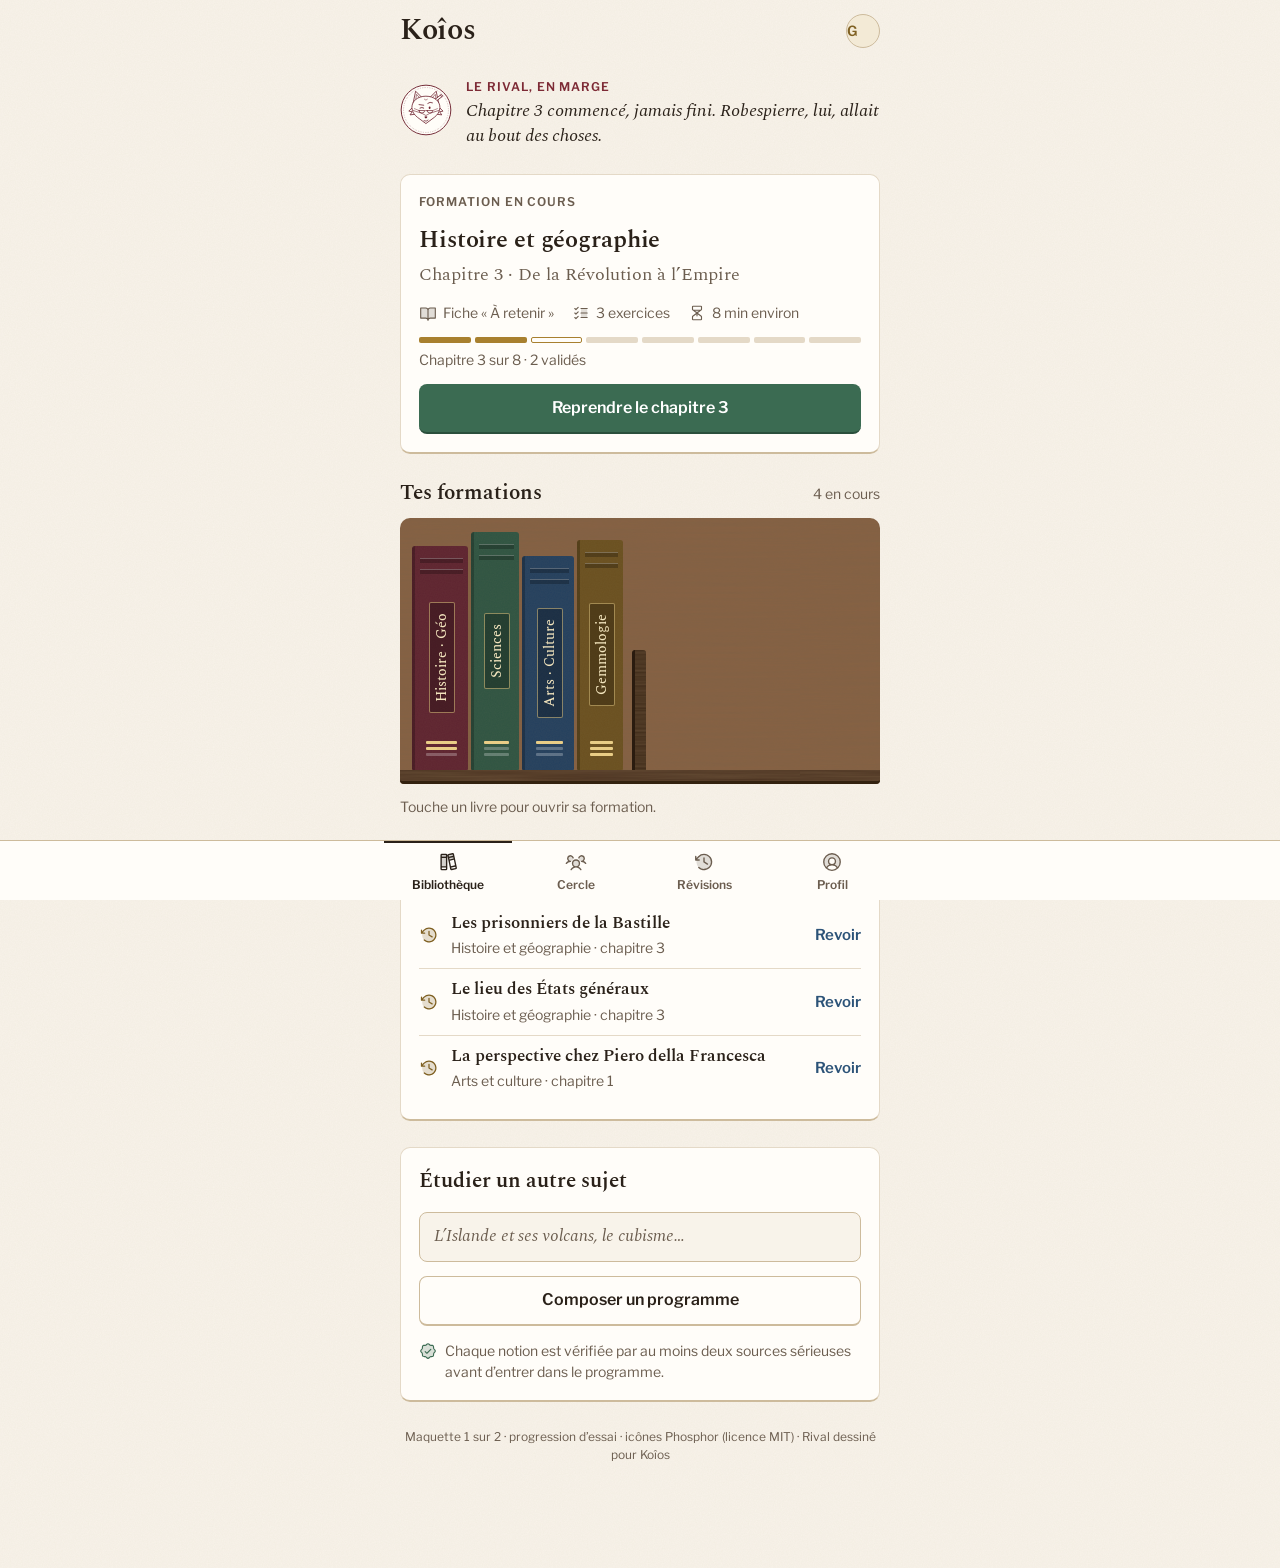
<file: maquettes/index.html>
<!doctype html>
<html lang="fr">
<head>
<meta charset="utf-8">
<meta name="viewport" content="width=device-width, initial-scale=1, viewport-fit=cover">
<title>Koîos</title>
<meta name="claude:viewport-fit-sides" content="cover">
<meta name="robots" content="noindex">
<link rel="preconnect" href="https://fonts.googleapis.com">
<link rel="preconnect" href="https://fonts.gstatic.com" crossorigin>
<link rel="stylesheet" href="https://fonts.googleapis.com/css2?family=Libre+Franklin:wght@400;600&family=Spectral:ital,wght@0,400;0,500;0,600;1,400&display=swap">
<style>
/* Bibliothèque d'étude : papier, bois et reliures ; typographie de livre, traits fins, une formation par livre. Un seul thème, clair. */
:root {
  --papier: #f8f3ea; --page: #fffdf9; --ligne: #e4d9c7; --ligne-forte: #cdbb9c;
  --encre: #2a2119; --encre-2: #6b5d4f;
  --bois: #6b4a2f; --bois-fonce: #4a3220;
  --vert: #3b6b52; --vert-fonce: #2a4f3c; --vert-pale: #e4ede6;
  --bordeaux: #7d2a35; --bordeaux-pale: #f3e4e4;
  --prusse: #2c5378; --prusse-pale: #e3eaf2;
  --or: #a8802f; --or-fonce: #7f6022; --or-pale: #f3ead6;
  --livre: "Spectral", "Iowan Old Style", "Palatino Linotype", Georgia, serif;
  --ui: "Libre Franklin", "Franklin Gothic Medium", "Helvetica Neue", Arial, sans-serif;
  --grain: url("data:image/svg+xml,%3Csvg xmlns='http://www.w3.org/2000/svg' width='220' height='220'%3E%3Cfilter id='g'%3E%3CfeTurbulence type='fractalNoise' baseFrequency='0.85' numOctaves='2' stitchTiles='stitch'/%3E%3CfeColorMatrix values='0 0 0 0 0.42 0 0 0 0 0.3 0 0 0 0 0.16 0 0 0 0.07 0'/%3E%3C/filter%3E%3Crect width='100%25' height='100%25' filter='url(%23g)'/%3E%3C/svg%3E");
  --veines: url("data:image/svg+xml,%3Csvg xmlns='http://www.w3.org/2000/svg' width='400' height='60'%3E%3Cfilter id='w'%3E%3CfeTurbulence type='fractalNoise' baseFrequency='0.008 0.45' numOctaves='3' seed='7'/%3E%3CfeColorMatrix values='0 0 0 0 0.2 0 0 0 0 0.12 0 0 0 0 0.06 0 0 0 0.55 0'/%3E%3C/filter%3E%3Crect width='100%25' height='100%25' filter='url(%23w)'/%3E%3C/svg%3E");
  color-scheme: light;
  padding-top: env(safe-area-inset-top, 0px); padding-bottom: env(safe-area-inset-bottom, 0px);
}
* { box-sizing: border-box; }
body { margin: 0; background: var(--papier) var(--grain); color: var(--encre); font-family: var(--ui); font-size: 16px; line-height: 1.5; -webkit-font-smoothing: antialiased; }
a { color: inherit; }
button, input { font: inherit; color: inherit; }
:focus-visible { outline: 2px solid var(--prusse); outline-offset: 2px; }
.page { max-width: 32rem; margin: 0 auto; padding-left: max(16px, env(safe-area-inset-left, 0px)); padding-right: max(16px, env(safe-area-inset-right, 0px)); padding-block: 8px 104px; display: grid; gap: 26px; }
.i { width: 20px; height: 20px; flex: none; display: block; }
h2 { font-family: var(--livre); font-weight: 600; font-size: 21px; line-height: 1.25; margin: 0; letter-spacing: -0.005em; }
.lib { font-size: 12px; font-weight: 600; letter-spacing: 0.08em; text-transform: uppercase; color: var(--encre-2); }
.meta { font-size: 14px; color: var(--encre-2); font-variant-numeric: lining-nums tabular-nums; }
.carte { background: var(--page); border: 1px solid var(--ligne); border-bottom: 2px solid var(--ligne-forte); border-radius: 10px; padding: 18px; display: grid; gap: 14px; }
.btn { display: flex; align-items: center; justify-content: center; gap: 8px; width: 100%; min-height: 50px; padding: 0 18px; border: 0; border-radius: 8px; background: var(--vert); color: #fff; border-bottom: 2px solid var(--vert-fonce); font-weight: 600; font-size: 16px; text-decoration: none; cursor: pointer; }
.btn:active { transform: translateY(1px); }
.btn.trait { background: transparent; color: var(--encre); border: 1px solid var(--ligne-forte); border-bottom-width: 2px; }
.lien { display: inline-flex; align-items: center; gap: 6px; min-height: 44px; font-weight: 600; font-size: 15px; color: var(--prusse); text-decoration: none; }
.lien .i { width: 18px; height: 18px; }

.haut { display: flex; justify-content: space-between; align-items: center; gap: 12px; }
.marque { font-family: var(--livre); font-weight: 600; font-size: 30px; letter-spacing: -0.01em; text-decoration: none; min-height: 44px; display: inline-flex; align-items: center; }
.compte { display: flex; align-items: center; gap: 14px; font-weight: 600; font-size: 15px; font-variant-numeric: lining-nums tabular-nums; }
.compte span { display: flex; align-items: center; gap: 6px; }
.compte .i { color: var(--or); }
.initiale { width: 34px; height: 34px; border-radius: 50%; display: grid; place-items: center; font-weight: 600; font-size: 14px; background: var(--or-pale); color: var(--or-fonce); border: 1px solid var(--ligne-forte); }

.note { display: grid; grid-template-columns: 52px 1fr; gap: 14px; align-items: center; }
.note p { margin: 0; font-family: var(--livre); font-style: italic; font-size: 18px; line-height: 1.4; color: var(--encre); }
.note small { display: block; font-family: var(--ui); font-style: normal; font-size: 12px; font-weight: 600; letter-spacing: 0.08em; text-transform: uppercase; color: var(--bordeaux); margin-bottom: 2px; }

.reprendre h2 { font-size: 24px; }
.reprendre .sous { font-family: var(--livre); font-size: 18px; color: var(--encre-2); margin: -8px 0 0; }
.infos { display: flex; flex-wrap: wrap; gap: 6px 18px; }
.infos span { display: flex; align-items: center; gap: 6px; }
.infos .i { color: var(--encre-2); width: 18px; height: 18px; }
.programme { display: grid; gap: 6px; }
.chapitres { display: grid; grid-template-columns: repeat(8, 1fr); gap: 4px; }
.chapitres i { height: 6px; border-radius: 2px; background: var(--ligne); }
.chapitres i.fait { background: var(--or); }
.chapitres i.cours { background: var(--page); border: 1px solid var(--or); }

.titre-sec { display: flex; justify-content: space-between; align-items: baseline; gap: 12px; }
.etagere { position: relative; padding: 14px 12px 0; border-radius: 10px 10px 4px 4px; background: #876143 var(--veines); background-size: 400px 60px; }
.livres { display: flex; gap: 3px; align-items: flex-end; }
.serre { width: 14px; height: 120px; margin-left: 6px; border-radius: 3px 3px 0 0; background: #3b2716 var(--veines); border-left: 3px solid #2a1b0f; }
.livre { display: grid; grid-template-rows: auto 1fr auto; justify-items: center; align-items: center; gap: 10px; padding: 12px 5px 14px; border-radius: 3px 3px 1px 1px; border-left: 3px solid rgba(0,0,0,0.22); background-image: var(--grain); text-decoration: none; cursor: pointer; transition: transform 0.15s; }
.livre:hover, .livre:focus-visible { transform: translateY(-5px); }
.livre .nerfs { display: grid; gap: 6px; width: 100%; }
.livre .nerfs i { height: 5px; background: rgba(0,0,0,0.24); border-top: 1px solid rgba(255,255,255,0.25); }
.livre .piece { display: grid; place-items: center; padding: 10px 5px; background: rgba(0,0,0,0.26); border: 1px solid rgba(243,213,138,0.5); border-radius: 2px; min-height: 0; }
.livre .nom { writing-mode: vertical-rl; transform: rotate(180deg); font-family: var(--livre); font-weight: 500; font-size: 14px; line-height: 1; white-space: nowrap; color: #f2e4bd; }
.livre .bandes { display: grid; gap: 3px; width: 70%; }
.livre .bandes i { height: 3px; border-radius: 1px; background: rgba(255,255,255,0.25); }
.livre .bandes i.ok { background: #e9cd86; }
.l1 { background-color: #5e2430; width: 56px; height: 224px; } .l2 { background-color: #2f5442; width: 48px; height: 238px; } .l3 { background-color: #24405e; width: 52px; height: 214px; } .l4 { background-color: #6a5020; width: 46px; height: 230px; }
.planche { height: 14px; margin: 0 -12px; border-radius: 0 0 4px 4px; background: var(--bois-fonce) var(--veines); border-bottom: 3px solid #33220f; }
.legende { display: grid; grid-template-columns: repeat(4, 1fr); gap: 8px; text-align: center; font-size: 12px; color: var(--encre-2); line-height: 1.3; }
.legende span { display: grid; justify-items: center; gap: 3px; }
.legende .i { width: 22px; height: 22px; }
.legende b { color: var(--encre); font-size: 13px; }

.jours { display: grid; grid-template-columns: repeat(7, 1fr); gap: 4px; }
.jours span { display: grid; gap: 4px; justify-items: center; font-size: 12px; color: var(--encre-2); font-variant-numeric: lining-nums tabular-nums; }
.jours span::before { content: ""; width: 100%; height: 6px; border-radius: 2px; background: var(--ligne); }
.jours .fait::before { background: var(--or); }
.jours .auj { color: var(--encre); font-weight: 600; }
.jours .auj::before { background: var(--page); border: 1px solid var(--or); }
.reviser { list-style: none; margin: 0; padding: 0; display: grid; }
.reviser li { display: grid; grid-template-columns: 22px 1fr auto; gap: 10px; align-items: center; padding-block: 8px; border-top: 1px solid var(--ligne); }
.reviser li:first-child { border-top: 0; }
.reviser b { font-family: var(--livre); font-weight: 600; font-size: 17px; }
.reviser .i { color: var(--or-fonce); }
.classement { list-style: none; margin: 0; padding: 0; display: grid; }
.classement li { display: grid; grid-template-columns: 24px 1fr auto; gap: 10px; align-items: center; min-height: 40px; border-top: 1px solid var(--ligne); font-variant-numeric: lining-nums tabular-nums; }
.classement li:first-child { border-top: 0; }
.classement .rang { font-family: var(--livre); font-weight: 600; color: var(--encre-2); }
.classement .moi { font-weight: 600; }

.libre label { font-family: var(--livre); font-weight: 600; font-size: 21px; }
.libre input { width: 100%; min-height: 50px; padding: 0 14px; border: 1px solid var(--ligne-forte); border-radius: 8px; background: var(--papier); font-family: var(--livre); font-size: 17px; }
.libre input:focus { border-color: var(--prusse); outline: none; box-shadow: 0 0 0 2px var(--prusse-pale); }
.libre input::placeholder { color: var(--encre-2); font-style: italic; }
.astuce { display: flex; gap: 8px; align-items: flex-start; font-size: 14px; color: var(--encre-2); margin: 0; }
.astuce .i { color: var(--vert); width: 18px; height: 18px; margin-top: 2px; }
.astuce.erreur { color: var(--bordeaux); font-weight: 600; }

.duel { display: grid; grid-template-columns: 1fr auto; gap: 12px; align-items: center; padding-top: 12px; border-top: 1px solid var(--ligne); }
.duel:first-of-type { border-top: 0; padding-top: 0; }
.duel .qui { font-family: var(--livre); font-weight: 600; font-size: 17px; }
.btn.petit { width: auto; min-height: 44px; padding: 0 14px; font-size: 14px; }
.attente { font-size: 13px; color: var(--encre-2); }
.bandeau { margin: 0; display: grid; gap: 6px; }
.bandeau img { width: 100%; aspect-ratio: 16 / 7; object-fit: cover; border-radius: 10px; border: 1px solid var(--ligne); background: var(--ligne); }
.bandeau figcaption { font-size: 12px; color: var(--encre-2); }
.credit { font-size: 12px; color: var(--encre-2); text-align: center; margin: 0; }

.nav { position: fixed; left: 0; right: 0; bottom: 0; background: var(--page); border-top: 1px solid var(--ligne-forte); padding-bottom: env(safe-area-inset-bottom, 0px); padding-left: max(8px, env(safe-area-inset-left, 0px)); padding-right: max(8px, env(safe-area-inset-right, 0px)); }
.nav nav { max-width: 32rem; margin: 0 auto; display: grid; grid-template-columns: repeat(4, 1fr); }
.nav button { display: grid; justify-items: center; gap: 3px; min-height: 58px; padding: 8px 0 6px; background: none; border: 0; border-top: 2px solid transparent; font-size: 12px; font-weight: 600; color: var(--encre-2); cursor: pointer; }
.nav button[aria-current="page"] { color: var(--encre); border-top-color: var(--encre); }
.nav .i { width: 22px; height: 22px; }
.toast { position: fixed; left: 50%; bottom: calc(80px + env(safe-area-inset-bottom, 0px)); transform: translateX(-50%); background: var(--encre); color: var(--page); font-size: 14px; padding: 10px 14px; border-radius: 8px; max-width: calc(100% - 32px); }
@media (prefers-reduced-motion: reduce) { .livre { transition: none; } .livre:hover, .livre:focus-visible { transform: none; } }
</style>
</head>
<body>
<div class="page">
  <header class="haut">
    <a class="marque" href="index.html">Koîos</a>
    <div class="compte">
      <span class="initiale" role="img" aria-label="Ton profil, Greg">G</span>
    </div>
  </header>

  <section class="note" aria-label="Note du Rival">
    <div id="rival-cachet"></div>
    <p><small>Le Rival, en marge</small>Chapitre 3 commencé, jamais fini. Robespierre, lui, allait au bout des choses.</p>
  </section>

  <section class="carte reprendre" aria-labelledby="reprendre-titre">
    <span class="lib">Formation en cours</span>
    <h2 id="reprendre-titre">Histoire et géographie</h2>
    <p class="sous">Chapitre 3 · De la Révolution à l’Empire</p>
    <div class="infos meta">
      <span><span data-ico="livre"></span>Fiche «&nbsp;À retenir&nbsp;»</span>
      <span><span data-ico="liste"></span>3 exercices</span>
      <span><span data-ico="sablier"></span>8&nbsp;min environ</span>
    </div>
    <div class="programme">
      <div class="chapitres" role="img" aria-label="Chapitre 3 sur 8 : deux chapitres validés">
        <i class="fait"></i><i class="fait"></i><i class="cours"></i><i></i><i></i><i></i><i></i><i></i>
      </div>
      <span class="meta">Chapitre 3 sur 8 · 2 validés</span>
    </div>
    <a class="btn" href="partie.html">Reprendre le chapitre 3</a>
  </section>

  <figure class="bandeau" id="bandeau">
    <img src="https://commons.wikimedia.org/wiki/Special:FilePath/Salle_de_lecture_Bibliotheque_Sainte-Genevieve_n03.jpg?width=900" alt="Salle de lecture de la bibliothèque Sainte-Geneviève à Paris" loading="lazy">
    <figcaption>Bibliothèque Sainte-Geneviève, Paris · photo Marie-Lan Nguyen, CC BY 2.0 FR · Wikimedia Commons</figcaption>
  </figure>

  <section aria-labelledby="etagere-titre" style="display: grid; gap: 12px">
    <div class="titre-sec"><h2 id="etagere-titre">Tes formations</h2><span class="meta">4 en cours</span></div>
    <div class="etagere">
      <div class="livres">
        <a class="livre l1" href="partie.html" aria-label="Histoire et géographie, niveau Compagnon"><span class="nerfs"><i></i><i></i></span><span class="piece"><span class="nom">Histoire · Géo</span></span><span class="bandes"><i class="ok"></i><i class="ok"></i><i></i></span></a>
        <a class="livre l2" href="partie.html" aria-label="Sciences et nature, niveau Apprenti"><span class="nerfs"><i></i><i></i></span><span class="piece"><span class="nom">Sciences</span></span><span class="bandes"><i class="ok"></i><i></i><i></i></span></a>
        <a class="livre l3" href="partie.html" aria-label="Arts et culture, niveau Apprenti"><span class="nerfs"><i></i><i></i></span><span class="piece"><span class="nom">Arts · Culture</span></span><span class="bandes"><i class="ok"></i><i></i><i></i></span></a>
        <a class="livre l4" href="partie.html" aria-label="Gemmologie et joaillerie, niveau Maître"><span class="nerfs"><i></i><i></i></span><span class="piece"><span class="nom">Gemmologie</span></span><span class="bandes"><i class="ok"></i><i class="ok"></i><i class="ok"></i></span></a>
        <span class="serre" aria-hidden="true"></span>
      </div>
      <div class="planche"></div>
    </div>
    <p class="meta" style="margin: 0">Touche un livre pour ouvrir sa formation.</p>
  </section>

  <section class="carte" aria-labelledby="reviser-titre">
    <div class="titre-sec"><h2 id="reviser-titre">À réviser</h2><span class="meta">Tiré de tes bilans</span></div>
    <ul class="reviser">
      <li><span data-ico="revision"></span><span><b>Les prisonniers de la Bastille</b><br><span class="meta">Histoire et géographie · chapitre 3</span></span><a class="lien" href="partie.html">Revoir</a></li>
      <li><span data-ico="revision"></span><span><b>Le lieu des États généraux</b><br><span class="meta">Histoire et géographie · chapitre 3</span></span><a class="lien" href="partie.html">Revoir</a></li>
      <li><span data-ico="revision"></span><span><b>La perspective chez Piero della Francesca</b><br><span class="meta">Arts et culture · chapitre 1</span></span><a class="lien" href="partie.html">Revoir</a></li>
    </ul>
  </section>

  <section class="carte libre" aria-labelledby="libre-titre">
    <label id="libre-titre" for="sujet">Étudier un autre sujet</label>
    <input id="sujet" type="text" placeholder="L’Islande et ses volcans, le cubisme…" autocomplete="off">
    <button class="btn trait" type="button" id="composer">Composer un programme</button>
    <p class="astuce" id="astuce"><span data-ico="verifie"></span><span id="astuce-texte">Chaque notion est vérifiée par au moins deux sources sérieuses avant d’entrer dans le programme.</span></p>
  </section>

  <p class="credit">Maquette 1 sur 2 · progression d’essai · icônes Phosphor (licence MIT) · Rival dessiné pour Koîos</p>
</div>

<div class="nav">
  <nav aria-label="Navigation principale">
    <button type="button" aria-current="page"><span data-ico="livres" data-cls="i"></span>Bibliothèque</button>
    <button type="button" data-ecran="Cercle d’étude"><span data-ico="cercle" data-cls="i"></span>Cercle</button>
    <button type="button" data-ecran="Révisions"><span data-ico="revision" data-cls="i"></span>Révisions</button>
    <button type="button" data-ecran="Profil et réglages"><span data-ico="profil" data-cls="i"></span>Profil</button>
  </nav>
</div>
<div class="toast" id="toast" role="status" hidden></div>

<script src="icones.js"></script>
<script src="rival.js"></script>
<script>
(function () {
  if (window.poserIcones) poserIcones();
  var bandeau = document.getElementById("bandeau");
  var photo = bandeau.querySelector("img");
  photo.addEventListener("error", function () { bandeau.remove(); });
  if (photo.complete && photo.naturalWidth === 0) bandeau.remove();
  if (window.rivalSVG) document.getElementById("rival-cachet").innerHTML = rivalSVG("malin", 52);
  var toast = document.getElementById("toast");
  var minuterie;
  function montrer(texte) {
    toast.textContent = texte;
    toast.hidden = false;
    clearTimeout(minuterie);
    minuterie = setTimeout(function () { toast.hidden = true; }, 2600);
  }
  document.querySelectorAll(".nav button[data-ecran]").forEach(function (b) {
    b.addEventListener("click", function () { montrer("« " + b.dataset.ecran + " » arrive dans l’ébauche jouable."); });
  });
  var champ = document.getElementById("sujet");
  var astuce = document.getElementById("astuce");
  var texte = document.getElementById("astuce-texte");
  document.getElementById("composer").addEventListener("click", function () {
    var sujet = champ.value.trim();
    if (!sujet) {
      texte.textContent = "Écris d’abord un sujet, par exemple « le cubisme ».";
      astuce.classList.add("erreur");
      champ.focus();
      return;
    }
    astuce.classList.remove("erreur");
    texte.textContent = "Dans l’ébauche, le Rival composera ici un programme en chapitres sur « " + sujet + " », chaque notion vérifiée par deux sources.";
  });
  champ.addEventListener("input", function () { astuce.classList.remove("erreur"); });
})();
</script>
</body>
</html>
</file>
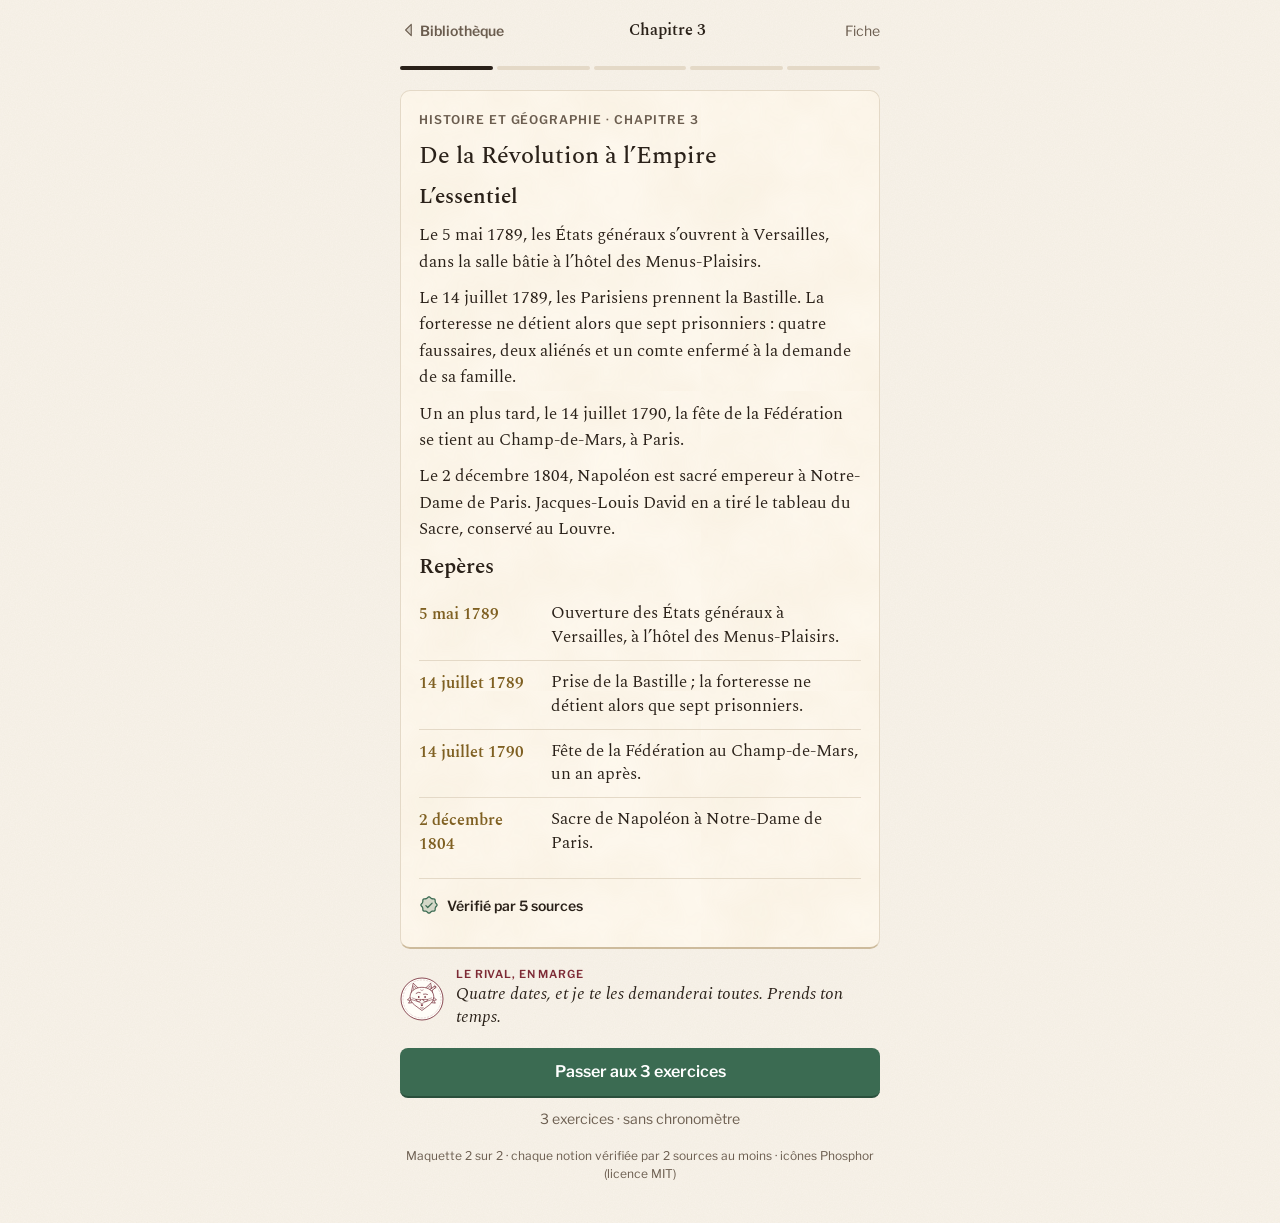
<file: maquettes/partie.html>
<!doctype html>
<html lang="fr">
<head>
<meta charset="utf-8">
<meta name="viewport" content="width=device-width, initial-scale=1, viewport-fit=cover">
<meta name="robots" content="noindex">
<title>Koîos · Chapitre 3</title>
<link rel="preconnect" href="https://fonts.googleapis.com">
<link rel="preconnect" href="https://fonts.gstatic.com" crossorigin>
<link rel="stylesheet" href="https://fonts.googleapis.com/css2?family=Libre+Franklin:wght@400;600&family=Spectral:ital,wght@0,400;0,500;0,600;1,400&display=swap">
<style>
/* Un chapitre de formation : la fiche « À retenir », trois exercices, un bilan. Page de livre, traits fins, le Rival annote en marge. */
:root {
  --papier: #f8f3ea; --page: #fffdf9; --ligne: #e4d9c7; --ligne-forte: #cdbb9c;
  --encre: #2a2119; --encre-2: #6b5d4f;
  --vert: #3b6b52; --vert-fonce: #2a4f3c; --vert-pale: #e4ede6;
  --bordeaux: #7d2a35; --bordeaux-fonce: #5f1f29; --bordeaux-pale: #f3e4e4;
  --prusse: #2c5378; --prusse-fonce: #203d59; --prusse-pale: #e3eaf2;
  --or: #a8802f; --or-fonce: #7f6022; --or-pale: #f3ead6;
  --livre: "Spectral", "Iowan Old Style", "Palatino Linotype", Georgia, serif;
  --ui: "Libre Franklin", "Franklin Gothic Medium", "Helvetica Neue", Arial, sans-serif;
  --grain: url("data:image/svg+xml,%3Csvg xmlns='http://www.w3.org/2000/svg' width='220' height='220'%3E%3Cfilter id='g'%3E%3CfeTurbulence type='fractalNoise' baseFrequency='0.85' numOctaves='2' stitchTiles='stitch'/%3E%3CfeColorMatrix values='0 0 0 0 0.42 0 0 0 0 0.3 0 0 0 0 0.16 0 0 0 0.07 0'/%3E%3C/filter%3E%3Crect width='100%25' height='100%25' filter='url(%23g)'/%3E%3C/svg%3E");
  --vieux: url("data:image/svg+xml,%3Csvg xmlns='http://www.w3.org/2000/svg' width='300' height='300'%3E%3Cfilter id='v'%3E%3CfeTurbulence type='fractalNoise' baseFrequency='0.012' numOctaves='4' seed='3'/%3E%3CfeColorMatrix values='0 0 0 0 0.62 0 0 0 0 0.46 0 0 0 0 0.24 0 0 0 0.13 0'/%3E%3C/filter%3E%3Crect width='100%25' height='100%25' filter='url(%23v)'/%3E%3C/svg%3E");
  color-scheme: light;
  padding-top: env(safe-area-inset-top, 0px); padding-bottom: env(safe-area-inset-bottom, 0px);
}
* { box-sizing: border-box; }
body { margin: 0; background: var(--papier) var(--grain); color: var(--encre); font-family: var(--ui); font-size: 16px; line-height: 1.5; -webkit-font-smoothing: antialiased; }
a { color: inherit; }
button { font: inherit; color: inherit; }
img { max-width: 100%; }
[hidden] { display: none !important; }
:focus-visible { outline: 2px solid var(--prusse); outline-offset: 2px; }
.page { max-width: 32rem; margin: 0 auto; padding-left: max(16px, env(safe-area-inset-left, 0px)); padding-right: max(16px, env(safe-area-inset-right, 0px)); padding-block: 6px 40px; display: grid; gap: 18px; }
.i { width: 20px; height: 20px; flex: none; display: block; }
.lib { font-size: 12px; font-weight: 600; letter-spacing: 0.08em; text-transform: uppercase; color: var(--encre-2); }
.meta { font-size: 14px; color: var(--encre-2); font-variant-numeric: lining-nums tabular-nums; }

.haut { display: grid; grid-template-columns: auto 1fr auto; gap: 10px; align-items: center; min-height: 48px; }
.retour { display: inline-flex; align-items: center; gap: 2px; min-height: 44px; padding-right: 6px; font-weight: 600; font-size: 14px; color: var(--encre-2); text-decoration: none; }
.retour .i { width: 18px; height: 18px; }
.titre-chap { text-align: center; font-family: var(--livre); font-weight: 600; font-size: 16px; }
.temps { display: inline-flex; align-items: center; gap: 5px; font-weight: 600; font-size: 14px; font-variant-numeric: lining-nums tabular-nums; color: var(--encre-2); min-width: 56px; justify-content: flex-end; }
.temps.vite { color: var(--bordeaux); }
.temps .i { width: 18px; height: 18px; }
.etapes { display: grid; grid-template-columns: repeat(5, 1fr); gap: 4px; margin-top: -6px; }
.etapes i { height: 4px; border-radius: 2px; background: var(--ligne); }
.etapes i.fait { background: var(--vert); }
.etapes i.cours { background: var(--encre); }

.feuille { background-color: #fffaf0; background-image: var(--vieux); border: 1px solid var(--ligne); border-bottom: 2px solid var(--ligne-forte); border-radius: 10px; padding: 20px 18px; display: grid; gap: 12px; }
h1 { margin: 0; font-family: var(--livre); font-weight: 500; font-size: 24px; line-height: 1.3; text-wrap: balance; }
h2 { margin: 0; font-family: var(--livre); font-weight: 600; font-size: 21px; line-height: 1.25; }
figure { margin: 0; display: grid; gap: 6px; }
figure img { width: 100%; aspect-ratio: 16 / 9; object-fit: cover; border-radius: 6px; border: 1px solid var(--ligne); background: var(--ligne); }
figcaption { font-family: var(--livre); font-style: italic; font-size: 13px; color: var(--encre-2); }

.reperes { list-style: none; margin: 0; padding: 0; display: grid; }
.reperes li { display: grid; grid-template-columns: 120px 1fr; gap: 12px; padding-block: 10px; border-top: 1px solid var(--ligne); }
.reperes li:first-child { border-top: 0; }
.reperes time { font-family: var(--livre); font-weight: 600; color: var(--or-fonce); font-variant-numeric: lining-nums; }
.reperes span { font-family: var(--livre); font-size: 17px; line-height: 1.4; }
.reperes li.revoir { background: var(--or-pale); margin-inline: -10px; padding-inline: 10px; border-radius: 6px; }
.reperes li.revoir span::after { content: "À revoir"; display: block; font-family: var(--ui); font-size: 12px; font-weight: 600; color: var(--bordeaux); margin-top: 2px; }
.essentiel { display: grid; gap: 10px; }
.essentiel p { margin: 0; font-family: var(--livre); font-size: 17px; line-height: 1.55; }

.reponses { display: grid; gap: 8px; }
.reponses.deux { grid-template-columns: 1fr 1fr; }
.tuile { display: grid; grid-template-columns: 30px 1fr auto; gap: 12px; align-items: center; min-height: 56px; padding: 8px 14px 8px 10px; text-align: left; background: var(--page); border: 1px solid var(--ligne-forte); border-bottom-width: 2px; border-radius: 8px; font-family: var(--livre); font-size: 19px; cursor: pointer; }
.tuile .lettre { width: 30px; height: 30px; display: grid; place-items: center; border: 1px solid var(--ligne-forte); border-radius: 6px; font-family: var(--ui); font-size: 13px; font-weight: 600; color: var(--encre-2); }
.tuile .marque { width: 22px; height: 22px; }
.tuile[aria-pressed="true"] { background: var(--prusse-pale); border-color: var(--prusse); }
.tuile[aria-pressed="true"] .lettre { border-color: var(--prusse); color: var(--prusse); }
.tuile.juste { background: var(--vert-pale); border-color: var(--vert); color: var(--vert-fonce); }
.tuile.juste .lettre { border-color: var(--vert); color: var(--vert); }
.tuile.faux { background: var(--bordeaux-pale); border-color: var(--bordeaux); color: var(--bordeaux-fonce); }
.tuile.faux .lettre { border-color: var(--bordeaux); color: var(--bordeaux); }
.tuile:disabled { cursor: default; }
.reponses.deux .tuile { grid-template-columns: 1fr; justify-items: center; text-align: center; min-height: 64px; padding: 12px; font-size: 18px; }

.pari { display: grid; gap: 8px; }
.pari .ligne-titre { display: flex; justify-content: space-between; align-items: baseline; gap: 8px; }
.jetons { display: grid; grid-template-columns: repeat(4, 1fr); gap: 6px; }
.jetons button { min-height: 46px; background: var(--page); border: 1px solid var(--ligne-forte); border-radius: 8px; font-weight: 600; font-size: 15px; font-variant-numeric: lining-nums tabular-nums; cursor: pointer; }
.jetons button[aria-pressed="true"] { background: var(--prusse-pale); border-color: var(--prusse); color: var(--prusse-fonce); }

.btn { display: flex; align-items: center; justify-content: center; gap: 8px; width: 100%; min-height: 50px; padding: 0 18px; border: 0; border-radius: 8px; background: var(--vert); color: #fff; border-bottom: 2px solid var(--vert-fonce); font-weight: 600; font-size: 16px; text-decoration: none; cursor: pointer; }
.btn:active { transform: translateY(1px); }
.btn.trait { background: transparent; color: var(--encre); border: 1px solid var(--ligne-forte); border-bottom-width: 2px; }
.alerte { margin: -6px 0 0; font-size: 14px; font-weight: 600; color: var(--bordeaux); }

.verdict { background: var(--page); border: 1px solid var(--ligne); border-bottom: 2px solid var(--ligne-forte); border-radius: 10px; padding: 18px; display: grid; gap: 12px; }
.verdict .titre { display: flex; align-items: center; gap: 10px; padding-bottom: 10px; border-bottom: 1px solid var(--ligne); }
.verdict .titre .i { width: 28px; height: 28px; }
.verdict.ok .titre .i, .verdict.ok .titre strong { color: var(--vert-fonce); }
.verdict.ko .titre .i, .verdict.ko .titre strong { color: var(--bordeaux); }
.verdict .titre strong { font-family: var(--livre); font-weight: 600; font-size: 21px; flex: 1; }
.verdict .pts { font-weight: 600; font-variant-numeric: lining-nums tabular-nums; }
.verdict p { margin: 0; }
.explication { font-family: var(--livre); font-size: 17px; line-height: 1.5; }
details.sources { border-top: 1px solid var(--ligne); padding-top: 4px; }
details.sources summary { cursor: pointer; font-weight: 600; font-size: 14px; display: flex; align-items: center; gap: 8px; min-height: 44px; }
details.sources summary .i { color: var(--vert); }
details.sources ul { margin: 0 0 4px; padding-left: 18px; font-size: 14px; }
details.sources a { color: var(--prusse-fonce); display: block; padding: 11px 0; }
.marge { display: grid; grid-template-columns: 44px 1fr; gap: 12px; align-items: center; }
.marge p { font-family: var(--livre); font-style: italic; font-size: 17px; line-height: 1.4; color: var(--encre); margin: 0; }
.marge small { display: block; font-family: var(--ui); font-style: normal; font-size: 11px; font-weight: 600; letter-spacing: 0.08em; text-transform: uppercase; color: var(--bordeaux); }
.affirmation { margin: 0; font-family: var(--livre); font-style: italic; font-size: 21px; line-height: 1.4; }

.rayon { display: grid; gap: 6px; }
.case { display: grid; grid-template-columns: 30px 1fr; gap: 12px; align-items: center; min-height: 54px; padding: 8px 12px 8px 10px; border: 1px dashed var(--ligne-forte); border-radius: 8px; font-family: var(--livre); font-size: 18px; }
.case.pleine { border-style: solid; background: var(--page); }
.case.ok { border-style: solid; background: var(--vert-pale); border-color: var(--vert); }
.case.ko { border-style: solid; background: var(--bordeaux-pale); border-color: var(--bordeaux); }
.case .num { width: 30px; height: 30px; display: grid; place-items: center; border-radius: 6px; border: 1px solid var(--ligne-forte); font-family: var(--ui); font-size: 13px; font-weight: 600; color: var(--encre-2); }
.case em { color: var(--encre-2); font-size: 16px; }
.case small { display: block; font-family: var(--ui); font-size: 13px; color: var(--bordeaux-fonce); }
.pioche { display: grid; gap: 6px; }
.pioche .tuile { grid-template-columns: 1fr auto; font-size: 18px; }
.pioche .tuile .etat { font-family: var(--ui); font-size: 13px; font-weight: 600; color: var(--encre-2); }
.pioche .tuile[aria-pressed="true"] { background: var(--papier); border-style: dashed; color: var(--encre-2); }

.bilan { display: grid; gap: 14px; }
.bilan .score { display: flex; align-items: baseline; gap: 14px; }
.bilan .score strong { font-family: var(--livre); font-weight: 500; font-size: 52px; line-height: 1; font-variant-numeric: lining-nums tabular-nums; }
.revoir { list-style: none; margin: 0; padding: 0; display: grid; }
.revoir li { display: grid; grid-template-columns: 22px 1fr; gap: 10px; padding-block: 8px; border-top: 1px solid var(--ligne); font-family: var(--livre); font-size: 17px; }
.revoir .i { width: 20px; height: 20px; margin-top: 3px; }
.actions { display: grid; gap: 10px; }
.credit { font-size: 12px; color: var(--encre-2); text-align: center; margin: 0; }
</style>
</head>
<body>
<div class="page">
  <div class="haut">
    <a class="retour" href="index.html"><span data-ico="retour"></span>Bibliothèque</a>
    <span class="titre-chap">Chapitre 3</span>
    <span class="meta" id="compteur" style="min-width:56px;text-align:right"></span>
  </div>
  <div class="etapes" role="progressbar" aria-label="Avancement du chapitre" aria-valuemin="1" aria-valuemax="5" aria-valuenow="1" id="etapes"><i></i><i></i><i></i><i></i><i></i></div>
  <main id="scene"></main>
  <p class="credit">Maquette 2 sur 2 · chaque notion vérifiée par 2 sources au moins · icônes Phosphor (licence MIT)</p>
</div>

<script src="icones.js"></script>
<script src="rival.js"></script>
<script>
(function () {
  var FP = "https://commons.wikimedia.org/wiki/Special:FilePath/";
  var FICHE = {
    chapitre: "De la Révolution à l’Empire",
    figure: { src: FP + "Couder_Stati_generali.jpg?width=800", alt: "Tableau de l’ouverture des États généraux à Versailles", credit: "Auguste Couder, Ouverture des États généraux, 1839 · domaine public · Wikimedia Commons" },
    essentiel: [
      "Le 5 mai 1789, les États généraux s’ouvrent à Versailles, dans la salle bâtie à l’hôtel des Menus‑Plaisirs.",
      "Le 14 juillet 1789, les Parisiens prennent la Bastille. La forteresse ne détient alors que sept prisonniers : quatre faussaires, deux aliénés et un comte enfermé à la demande de sa famille.",
      "Un an plus tard, le 14 juillet 1790, la fête de la Fédération se tient au Champ‑de‑Mars, à Paris.",
      "Le 2 décembre 1804, Napoléon est sacré empereur à Notre-Dame de Paris. Jacques-Louis David en a tiré le tableau du Sacre, conservé au Louvre."
    ],
    reperes: [
      ["5 mai 1789", "Ouverture des États généraux à Versailles, à l’hôtel des Menus‑Plaisirs."],
      ["14 juillet 1789", "Prise de la Bastille ; la forteresse ne détient alors que sept prisonniers."],
      ["14 juillet 1790", "Fête de la Fédération au Champ‑de‑Mars, un an après."],
      ["2 décembre 1804", "Sacre de Napoléon à Notre-Dame de Paris."]
    ],
    sources: [
      ["Assemblée nationale · La réunion des états généraux, mai 1789", "https://www2.assemblee-nationale.fr/15/evenements/2019/la-revolution-s-affiche/la-reunion-des-etats-generaux-mai-1789"],
      ["Château de Versailles · Versailles at the heart of the French Revolution (en anglais)", "https://en.chateauversailles.fr/discover/history/key-dates/versailles-heart-french-revolution"],
      ["Larousse · La Bastille", "https://www.larousse.fr/encyclopedie/divers/la_Bastille/107806"],
      ["BnF Essentiels · La fête de la Fédération", "https://essentiels.bnf.fr/fr/image/7a19b025-e335-4675-a13b-666a7c31095d-fete-la-federation-14-juillet-1790"],
      ["Fondation Napoléon · Le sacre du 2 décembre 1804", "https://www.napoleon.org/histoire-des-2-empires/dossiers-thematiques/le-sacre-de-napoleon-ier-le-2-decembre-1804-a-notre-dame/"]
    ]
  };
  var EXERCICES = [
    {
      type: "qcm", lib: "Exercice 1 · question à choix", theme: "Le lieu des États généraux", repere: 0,
      enonce: "Le 5 mai 1789, où s’ouvrent les États généraux ?",
      reponses: ["À l’hôtel des Menus‑Plaisirs, à Versailles", "Dans la salle du Jeu de paume, à Versailles", "Dans la galerie des Glaces du château", "Au Manège des Tuileries, à Paris"], bonne: 0,
      correction: "Les États généraux s’ouvrent le 5 mai 1789 à Versailles, dans la salle bâtie à l’hôtel des Menus‑Plaisirs.",
      figure: null,
      sources: [
        ["Assemblée nationale · La réunion des états généraux, mai 1789", "https://www2.assemblee-nationale.fr/15/evenements/2019/la-revolution-s-affiche/la-reunion-des-etats-generaux-mai-1789"],
        ["Château de Versailles · Versailles at the heart of the French Revolution (en anglais)", "https://en.chateauversailles.fr/discover/history/key-dates/versailles-heart-french-revolution"],
        ["Centre de musique baroque de Versailles · L’hôtel des Menus-Plaisirs", "https://cmbv.fr/en/node/2691"]
      ],
      rivalJuste: "Juste. Louis XVI a mis plus longtemps que toi à saisir l’enjeu.",
      rivalFaux: "La Révolution n’a pas attendu que tu arrives."
    },
    {
      type: "bluff", lib: "Exercice 2 · le Rival bluffe-t-il ?", theme: "Les prisonniers de la Bastille", repere: 1,
      affirmation: "Le 14 juillet 1789, les émeutiers libèrent des centaines de prisonniers de la Bastille.",
      vrai: false,
      correction: "C’était un bluff. Ce jour-là, la Bastille ne détenait que sept prisonniers : quatre faussaires, deux aliénés et un comte enfermé à la demande de sa famille.",
      figure: null,
      sources: [
        ["Présidence de la République · La fête nationale du 14 juillet", "https://www.elysee.fr/la-presidence/la-fete-nationale-du-14-juillet"],
        ["Larousse · La Bastille", "https://www.larousse.fr/encyclopedie/divers/la_Bastille/107806"],
        ["Encyclopædia Britannica · Storming of the Bastille", "https://www.britannica.com/print/article/2214626"]
      ],
      rivalJuste: "Repéré. La légende des cachots pleins a la vie dure, pas chez toi.",
      rivalFaux: "Sept prisonniers. Je savais que la légende te plairait plus que les archives."
    },
    {
      type: "frise", lib: "Exercice 3 · frise", theme: "L’ordre des grandes dates", repere: 2,
      enonce: "Range ces quatre événements du plus ancien au plus récent.",
      elements: ["Fête de la Fédération", "Prise de la Bastille", "Sacre de Napoléon", "Ouverture des États généraux"],
      ordre: ["Ouverture des États généraux", "Prise de la Bastille", "Fête de la Fédération", "Sacre de Napoléon"],
      dates: { "Ouverture des États généraux": "5 mai 1789", "Prise de la Bastille": "14 juillet 1789", "Fête de la Fédération": "14 juillet 1790", "Sacre de Napoléon": "2 décembre 1804" },
      correction: "Deux de ces événements tombent en 1789 : les États généraux en mai, la Bastille en juillet. La Fédération suit en 1790, le sacre en 1804.",
      figure: { src: FP + "Le_Sacre_de_Napol%C3%A9on,_David,_1804.jpg?width=800", alt: "Le Sacre de Napoléon peint par Jacques-Louis David", credit: "Jacques-Louis David, Le Sacre de Napoléon, musée du Louvre · domaine public · Wikimedia Commons" },
      sources: [
        ["Assemblée nationale · La réunion des états généraux, mai 1789", "https://www2.assemblee-nationale.fr/15/evenements/2019/la-revolution-s-affiche/la-reunion-des-etats-generaux-mai-1789"],
        ["Encyclopædia Universalis · Quatorze juillet 1789", "https://www.universalis.fr/encyclopedie/quatorze-juillet-1789/"],
        ["BnF Essentiels · La fête de la Fédération", "https://essentiels.bnf.fr/fr/image/7a19b025-e335-4675-a13b-666a7c31095d-fete-la-federation-14-juillet-1790"],
        ["Fondation Napoléon · Le sacre du 2 décembre 1804", "https://www.napoleon.org/histoire-des-2-empires/dossiers-thematiques/le-sacre-de-napoleon-ier-le-2-decembre-1804-a-notre-dame/"],
        ["Musée du Louvre · Le Sacre, de Jacques-Louis David", "https://collections.louvre.fr/en/ark:/53355/cl010065720"]
      ],
      rivalJuste: "Dans l’ordre. L’Empereur lui-même n’aurait rien à redire.",
      rivalFaux: "La chronologie ne pardonne pas. Moi non plus."
    }
  ];
  var BAREME = { 50: [6, -1], 70: [8, -4], 90: [9, -8], 100: [10, -20] };
  var SUITE = "Chapitre 4 · L’Europe napoléonienne, 1804‑1815";

  var scene = document.getElementById("scene");
  var etapes = document.getElementById("etapes");
  var compteur = document.getElementById("compteur");
  var serie = EXERCICES.slice();
  var aRevoir = [];
  var etape = 0, justes = 0, total = 0, rates = [];

  function el(tag, attrs, enfants) {
    var n = document.createElement(tag);
    Object.keys(attrs || {}).forEach(function (k) {
      if (k === "text") n.textContent = attrs[k];
      else if (k === "html") n.innerHTML = attrs[k];
      else n.setAttribute(k, attrs[k]);
    });
    (enfants || []).forEach(function (c) { if (c) n.appendChild(typeof c === "string" ? document.createTextNode(c) : c); });
    return n;
  }
  function icone(nom, cls, alt) {
    var s = el("span", { "class": "ic", html: window.ico ? ico(nom, cls || "i") : "" });
    if (alt) { s.setAttribute("role", "img"); s.setAttribute("aria-label", alt); }
    return s;
  }
  function pts(n) { return (n < 0 ? "−" + Math.abs(n) : (n > 0 ? "+" + n : "0")) + (Math.abs(n) > 1 ? " points" : " point"); }
  function signe(n) { return n < 0 ? "−" + Math.abs(n) : "+" + n; }
  function marge(humeur, texte) {
    var b = el("div", { "class": "marge" });
    b.innerHTML = window.rivalSVG ? rivalSVG(humeur, 44) : "";
    b.appendChild(el("p", {}, [el("small", { text: "Le Rival, en marge" }), texte]));
    return b;
  }
  function figure(f) {
    if (!f) return null;
    var img = el("img", { src: f.src, alt: f.alt, loading: "lazy" });
    var fig = el("figure", {}, [img, el("figcaption", { text: f.credit })]);
    img.addEventListener("error", function () { fig.remove(); });
    return fig;
  }
  function sources(liste) {
    var ul = el("ul");
    liste.forEach(function (s) { ul.appendChild(el("li", {}, [el("a", { href: s[1], target: "_blank", rel: "noopener", text: s[0] })])); });
    return el("details", { "class": "sources" }, [el("summary", {}, [icone("verifie"), "Vérifié par " + liste.length + " sources"]), ul]);
  }
  function majEtapes() {
    var n = serie.length + 2;
    etapes.innerHTML = "";
    for (var k = 0; k < n; k++) etapes.appendChild(el("i", { "class": k < etape ? "fait" : (k === etape ? "cours" : "") }));
    etapes.style.gridTemplateColumns = "repeat(" + n + ", 1fr)";
    etapes.setAttribute("aria-valuemax", String(n));
    etapes.setAttribute("aria-valuenow", String(etape + 1));
    compteur.textContent = etape === 0 ? "Fiche" : (etape > serie.length ? "Bilan" : etape + " / " + serie.length);
  }

  function verdict(q, juste, gagne) {
    if (juste) justes += 1; else rates.push(q);
    total += gagne;
    var b = el("section", { "class": "verdict " + (juste ? "ok" : "ko"), role: "status" }, [
      el("div", { "class": "titre" }, [icone(juste ? "juste" : "faux"), el("strong", { text: juste ? "Exact" : "Inexact" }), el("span", { "class": "pts", text: pts(gagne) })]),
      el("p", { "class": "explication", text: q.correction }),
      figure(q.figure),
      sources(q.sources),
      marge(juste ? "vexe" : "ravi", juste ? q.rivalJuste : q.rivalFaux)
    ]);
    var suite = el("button", { "class": "btn", type: "button", id: "continuer", text: etape === serie.length ? "Voir le bilan" : "Exercice suivant" });
    suite.addEventListener("click", function () { etape += 1; afficher(); });
    b.appendChild(suite);
    return b;
  }
  function poser(zone, bloc) {
    zone.appendChild(bloc);
    var calme = window.matchMedia && window.matchMedia("(prefers-reduced-motion: reduce)").matches;
    bloc.scrollIntoView({ behavior: calme ? "auto" : "smooth", block: "nearest" });
    setTimeout(function () { var s = bloc.querySelector("#continuer"); if (s) s.focus({ preventScroll: true }); }, 0);
  }

  function fiche() {
    var revision = aRevoir.length > 0;
    var liste = el("ol", { "class": "reperes" });
    FICHE.reperes.forEach(function (r, k) {
      var li = el("li", {}, [el("time", { text: r[0] }), el("span", { text: r[1] })]);
      if (aRevoir.indexOf(k) >= 0) li.classList.add("revoir");
      liste.appendChild(li);
    });
    var essentiel = el("div", { "class": "essentiel" });
    FICHE.essentiel.forEach(function (t) { essentiel.appendChild(el("p", { text: t })); });
    var n = serie.length;
    var go = el("button", { "class": "btn", type: "button", id: "commencer", text: revision ? "Rejouer " + (n > 1 ? "les " + n + " exercices manqués" : "l’exercice manqué") : "Passer aux " + n + " exercices" });
    go.addEventListener("click", function () { etape = 1; afficher(); });
    return el("div", { style: "display:grid;gap:18px" }, [
      el("article", { "class": "feuille" }, [
        el("span", { "class": "lib", text: revision ? "Révision · chapitre 3" : "Histoire et géographie · chapitre 3" }),
        el("h1", { text: FICHE.chapitre }),
        figure(FICHE.figure),
        el("h2", { text: "L’essentiel" }),
        essentiel,
        el("h2", { text: "Repères" }),
        liste,
        sources(FICHE.sources)
      ]),
      marge("explique", revision ? "J’ai surligné ce qui t’a échappé. Relis, puis on reprend." : "Quatre dates, et je te les demanderai toutes. Prends ton temps."),
      go,
      el("p", { "class": "meta", style: "margin:-8px 0 0;text-align:center", text: n + (n > 1 ? " exercices" : " exercice") + " · sans chronomètre" })
    ]);
  }

  function qcm(q) {
    var choisi = null, certitude = 70;
    var lettres = ["A", "B", "C", "D"];
    var rep = el("div", { "class": "reponses", role: "group", "aria-label": "Réponses" });
    var tuiles = q.reponses.map(function (r, k) {
      var t = el("button", { "class": "tuile", type: "button", "aria-pressed": "false" }, [el("span", { "class": "lettre", text: lettres[k] }), el("span", { text: r }), el("span", { "class": "fin" })]);
      t.addEventListener("click", function () { choisi = k; tuiles.forEach(function (x, j) { x.setAttribute("aria-pressed", j === k ? "true" : "false"); }); alerte.hidden = true; });
      rep.appendChild(t);
      return t;
    });
    var regle = el("span", { "class": "meta" });
    function majRegle() { regle.textContent = "Juste " + signe(BAREME[certitude][0]) + " · faux " + signe(BAREME[certitude][1]); }
    var jetons = el("div", { "class": "jetons", role: "group", "aria-label": "Ta certitude" });
    [50, 70, 90, 100].forEach(function (c) {
      var b = el("button", { type: "button", "aria-pressed": c === certitude ? "true" : "false", text: c + " %" });
      b.addEventListener("click", function () { certitude = c; jetons.querySelectorAll("button").forEach(function (x) { x.setAttribute("aria-pressed", x === b ? "true" : "false"); }); majRegle(); });
      jetons.appendChild(b);
    });
    majRegle();
    var pari = el("div", { "class": "pari" }, [el("div", { "class": "ligne-titre" }, [el("span", { "class": "lib", text: "Ta certitude" }), regle]), jetons]);
    var alerte = el("p", { "class": "alerte", text: "Choisis d’abord une réponse.", hidden: "" });
    var valider = el("button", { "class": "btn", type: "button", id: "valider", text: "Valider" });
    var zone = el("div", { style: "display:grid;gap:16px" }, [el("div", { "class": "feuille" }, [el("span", { "class": "lib", text: q.lib }), el("h1", { text: q.enonce })]), rep, pari, valider, alerte]);
    valider.addEventListener("click", function () {
      if (choisi === null) { alerte.hidden = false; return; }
      tuiles.forEach(function (t) { t.disabled = true; t.setAttribute("aria-pressed", "false"); });
      var juste = choisi === q.bonne;
      tuiles[q.bonne].classList.add("juste");
      tuiles[q.bonne].querySelector(".fin").appendChild(icone("juste", "i marque", "Bonne réponse"));
      if (!juste) { tuiles[choisi].classList.add("faux"); tuiles[choisi].querySelector(".fin").appendChild(icone("faux", "i marque", "Ta réponse, inexacte")); }
      pari.remove(); valider.remove(); alerte.remove();
      poser(zone, verdict(q, juste, BAREME[certitude][juste ? 0 : 1]));
    });
    return zone;
  }

  function bluff(q) {
    var rep = el("div", { "class": "reponses deux", role: "group", "aria-label": "Ton verdict" });
    var vraiB = el("button", { "class": "tuile", type: "button", text: "Il dit vrai" });
    var bluffB = el("button", { "class": "tuile", type: "button", text: "Il bluffe" });
    rep.appendChild(vraiB); rep.appendChild(bluffB);
    var tete = el("div", { "class": "marge" });
    tete.innerHTML = window.rivalSVG ? rivalSVG("malin", 44) : "";
    tete.appendChild(el("p", { "class": "affirmation", text: "« " + q.affirmation + " »" }));
    var zone = el("div", { style: "display:grid;gap:16px" }, [el("div", { "class": "feuille" }, [el("span", { "class": "lib", text: q.lib }), tete]), rep]);
    function conclure(dit) {
      vraiB.disabled = true; bluffB.disabled = true;
      var juste = dit === q.vrai;
      (q.vrai ? vraiB : bluffB).classList.add("juste");
      if (!juste) (dit ? vraiB : bluffB).classList.add("faux");
      poser(zone, verdict(q, juste, juste ? 8 : -4));
    }
    vraiB.addEventListener("click", function () { conclure(true); });
    bluffB.addEventListener("click", function () { conclure(false); });
    return zone;
  }

  function frise(q) {
    var placees = [];
    var n = q.ordre.length;
    var rayon = el("div", { "class": "rayon", role: "group", "aria-label": "Ton ordre" });
    var pioche = el("div", { "class": "pioche", role: "group", "aria-label": "Événements à placer" });
    var alerte = el("p", { "class": "alerte", text: "Place les " + n + " événements avant de valider.", hidden: "" });
    function dessiner() {
      rayon.innerHTML = "";
      for (var k = 0; k < n; k++) {
        var nom = placees[k];
        rayon.appendChild(el("div", { "class": "case" + (nom ? " pleine" : "") }, [el("span", { "class": "num", text: String(k + 1) }), nom ? el("span", { text: nom }) : el("em", { text: k === 0 ? "Le plus ancien" : (k === n - 1 ? "Le plus récent" : "Ensuite") })]));
      }
      pioche.querySelectorAll("button").forEach(function (b) { var d = placees.indexOf(b.dataset.nom) >= 0; b.setAttribute("aria-pressed", d ? "true" : "false"); b.querySelector(".etat").textContent = d ? "Retirer" : "Placer"; });
    }
    q.elements.forEach(function (nom) {
      var b = el("button", { "class": "tuile", type: "button", "data-nom": nom, "aria-pressed": "false" }, [el("span", { text: nom }), el("span", { "class": "etat", text: "Placer" })]);
      b.addEventListener("click", function () { var k = placees.indexOf(nom); if (k >= 0) placees.splice(k, 1); else if (placees.length < n) placees.push(nom); alerte.hidden = true; dessiner(); });
      pioche.appendChild(b);
    });
    var valider = el("button", { "class": "btn", type: "button", id: "valider", text: "Valider l’ordre" });
    var zone = el("div", { style: "display:grid;gap:16px" }, [el("div", { "class": "feuille" }, [el("span", { "class": "lib", text: q.lib }), el("h1", { text: q.enonce })]), rayon, pioche, valider, alerte]);
    valider.addEventListener("click", function () {
      if (placees.length < n) { alerte.hidden = false; return; }
      var juste = placees.every(function (x, k) { return x === q.ordre[k]; });
      pioche.remove(); valider.remove(); alerte.remove();
      rayon.innerHTML = "";
      q.ordre.forEach(function (nom, k) {
        var ok = placees[k] === nom;
        var txt = el("span", {}, [nom + ", " + q.dates[nom]]);
        if (!ok) txt.appendChild(el("small", { text: "Tu avais placé ici : " + placees[k] }));
        rayon.appendChild(el("div", { "class": "case " + (ok ? "ok" : "ko") }, [el("span", { "class": "num", text: String(k + 1) }), txt]));
      });
      poser(zone, verdict(q, juste, juste ? 10 : 0));
    });
    dessiner();
    return zone;
  }

  function bilan() {
    var n = serie.length;
    var pct = Math.round(justes / n * 100);
    var valide = justes >= Math.ceil(n * 2 / 3);
    var revoir = el("ul", { "class": "revoir" });
    if (rates.length) rates.forEach(function (q) { revoir.appendChild(el("li", {}, [icone("revision"), q.theme])); });
    else revoir.appendChild(el("li", {}, [icone("juste"), "Rien à revoir sur ce chapitre."]));
    var copie = el("p", { "class": "meta", style: "margin:0" });
    var defier = el("button", { "class": "btn trait", type: "button" }, [icone("epee"), "Défier un ami sur ce chapitre"]);
    defier.addEventListener("click", function () {
      var lien = "koios.app/defi/7K2Q";
      var repli = function () { copie.textContent = "Copie impossible ici. Lien d’essai : " + lien; };
      try { navigator.clipboard.writeText(lien).then(function () { copie.textContent = "Lien d’essai copié : colle-le dans WhatsApp."; }, repli); } catch (e) { repli(); }
    });
    var principal;
    if (rates.length) {
      principal = el("button", { "class": "btn", type: "button", text: "Revoir mes erreurs" });
      principal.addEventListener("click", function () {
        aRevoir = rates.map(function (q) { return q.repere; });
        serie = rates.slice();
        etape = 0; justes = 0; total = 0; rates = [];
        afficher();
      });
    } else {
      principal = el("a", { "class": "btn", href: "index.html", text: "Retour à la bibliothèque" });
    }
    var mot = rates.length === 0 ? "Rien à redire. Le chapitre 4 sera moins indulgent."
      : valide ? "Validé, mais pas sans fautes. Revois-les avant de passer à la suite."
      : "Pas encore. Relis ce que j’ai surligné, puis reviens.";
    var blocs = [
      el("section", { "class": "feuille bilan", "aria-labelledby": "bilan-titre" }, [
        el("span", { "class": "lib", text: aRevoir.length ? "Révision · bilan" : "Chapitre 3 · bilan" }),
        el("h1", { id: "bilan-titre", text: valide ? (aRevoir.length ? "Erreurs corrigées" : "Chapitre validé") : "Chapitre à reprendre" }),
        el("div", { "class": "score" }, [el("strong", { text: justes + "/" + n }), el("span", { "class": "meta", text: pct + " % · " + pts(total) })]),
        el("h2", { text: "Points à revoir" }),
        revoir,
        el("p", { "class": "meta", style: "margin:0", text: valide ? "Suite : " + SUITE + "." : "Il faut " + Math.ceil(n * 2 / 3) + (Math.ceil(n * 2 / 3) > 1 ? " bonnes réponses" : " bonne réponse") + " sur " + n + " pour valider." })
      ]),
      marge(valide ? "vexe" : "ravi", mot),
      el("div", { "class": "actions" }, [principal, defier, copie, rates.length ? el("a", { "class": "btn trait", href: "index.html", text: "Retour à la bibliothèque" }) : null])
    ];
    return el("div", { style: "display:grid;gap:18px" }, blocs);
  }

  function afficher() {
    scene.innerHTML = "";
    window.scrollTo(0, 0);
    majEtapes();
    if (etape === 0) { scene.appendChild(fiche()); return; }
    if (etape > serie.length) { scene.appendChild(bilan()); return; }
    var q = serie[etape - 1];
    scene.appendChild(q.type === "qcm" ? qcm(q) : q.type === "bluff" ? bluff(q) : frise(q));
  }
  if (window.poserIcones) poserIcones();
  afficher();
})();
</script>
</body>
</html>
</file>
